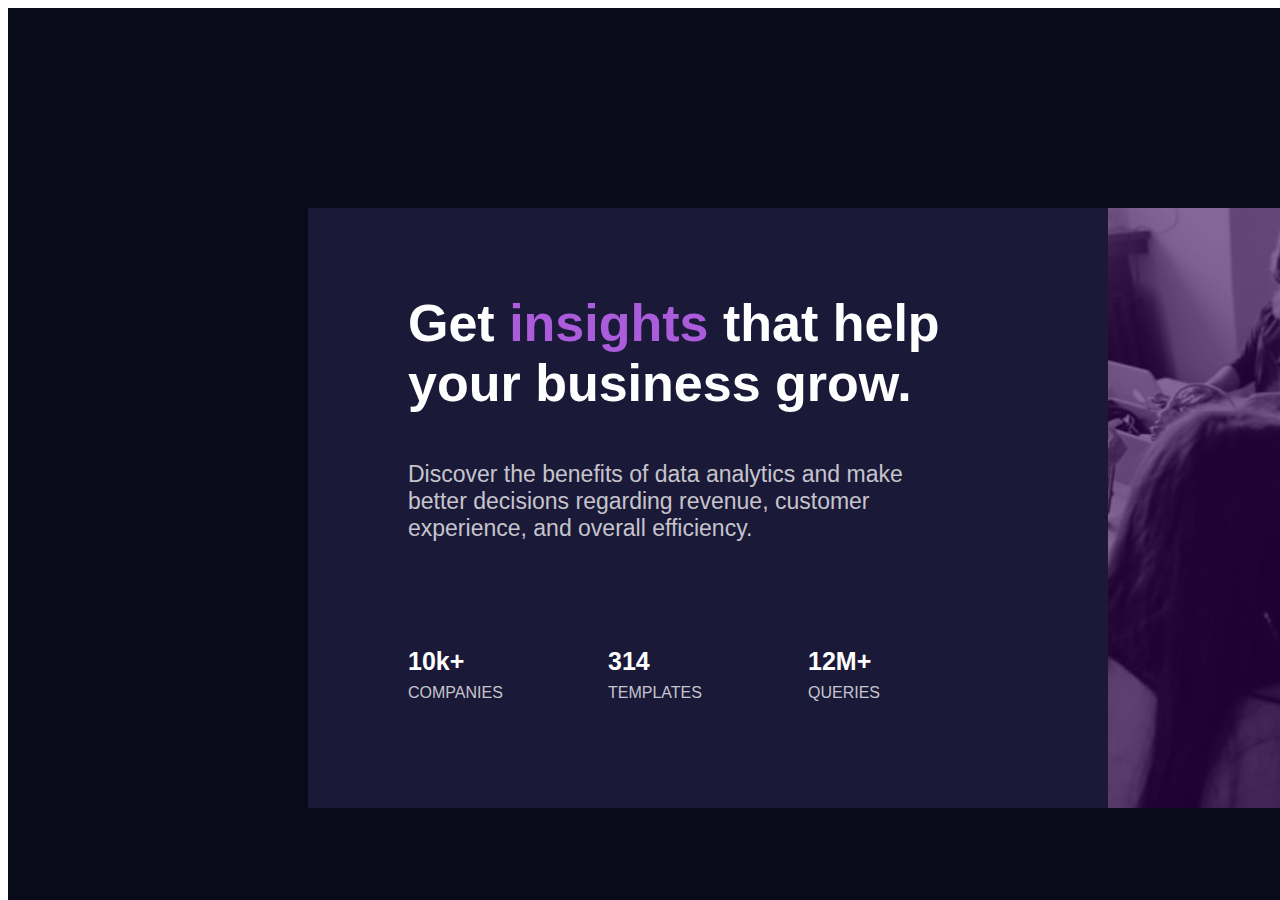
<file: FrontendMentor_02/index.html>
<!DOCTYPE html>
<html lang="en">
  <head>
    <meta charset="UTF-8" />
    <meta name="viewport" content="width=device-width, initial-scale=1.0" />
    <!-- displays site properly based on user's device -->
    <link rel="stylesheet" href="css_style.css" />
    <link
      rel="icon"
      type="image/png"
      sizes="32x32"
      href="./images/favicon-32x32.png"
    />

    <title>Extra_Homework_web_site</title>

    <!-- Feel free to remove these styles or customise in your own stylesheet 👍 -->
  </head>
  <body>
    <div class="container">
      <div class="block">
        <div class="block_img">
        <img
          src="./images/image-header-desktop.jpg"
          alt="image with a desk"
          class="img_header"
        />
        </div>
        <h1 class="main_heading">
          Get <span> insights </span> that help your business grow.
        </h1>

        <p class="main_paragraph">
          Discover the benefits of data analytics and make better decisions
          regarding revenue, customer experience, and overall efficiency.
        </p>

        <div class="grid-container">
          <div class="grid-item1">
            <p class="grid_paragraph">10k+</p>
            <p class="secondary_grid_paragraph">COMPANIES</p>
          </div>
          <div class="grid-item2">
            <p class="grid_paragraph">314</p>
            <p class="secondary_grid_paragraph">TEMPLATES</p>
          </div>
          <div class="grid-item3">
            <p class="grid_paragraph">12M+</p>
            <p class="secondary_grid_paragraph">QUERIES</p>
          </div>
        </div>

      </div>
    </div>    
  </body>
</html>
</file>
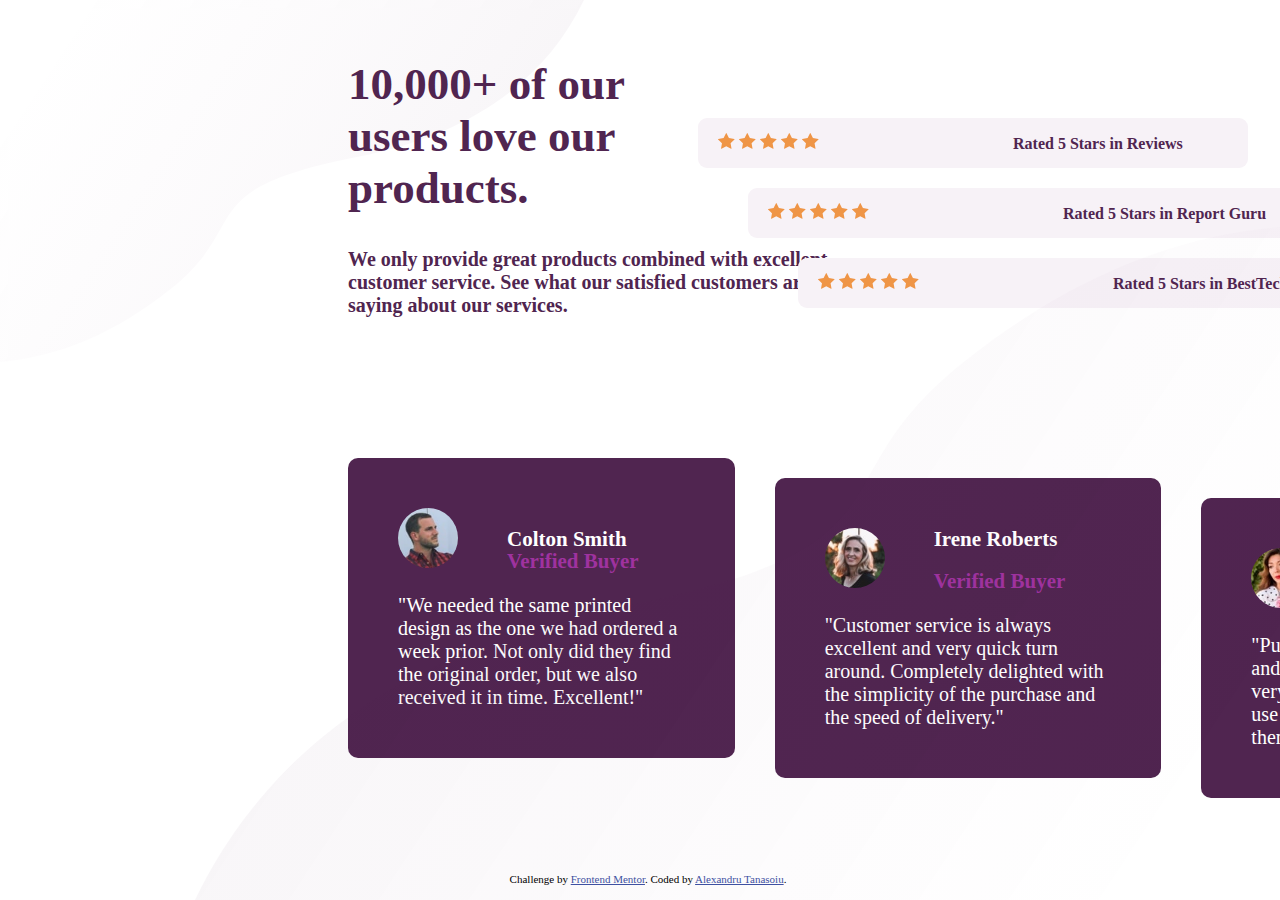
<file: FrontendMentor_03/index.html>
<!DOCTYPE html>
<html lang="en">

<head>
  <meta charset="UTF-8" />
  <meta name="viewport" content="width=device-width, initial-scale=1.0" />
  <!-- displays site properly based on user's device -->

  <link rel="icon" type="image/png" sizes="32x32" href="./images/favicon-32x32.png" />
  <link rel="stylesheet" href="css_style.css" />

  <title>Homework site 2 | Social proof section</title>

  <!-- Feel free to remove these styles or customise in your own stylesheet 👍 -->
</head>

<body style="font-family: 'League Spartan'">

  <div class="main_container">

    <svg style="position: fixed; top: 0px; left: 0px;" width="584" height="362" xmlns="http://www.w3.org/2000/svg">
      <defs>
        <linearGradient x1="100%" y1="69.212%" x2="9.399%" y2="32.183%" id="a">
          <stop stop-color="#8A4389" stop-opacity="0" offset="0%" />
          <stop stop-color="#512051" offset="100%" />
          <stop stop-color="#512051" offset="100%" />
          <stop stop-color="#512051" offset="100%" />
        </linearGradient>
      </defs>
      <path
        d="M0 362c40.022-82.8 115.736-135.154 227.141-157.064 167.108-32.864 103.85-66.012 185.949-131.796C467.823 29.284 524.793 4.904 584 0v362H0z"
        transform="rotate(180 292 181)" fill="url(#a)" fill-rule="evenodd" opacity=".05" />
    </svg>

    <div class="top_container">

      <div class="left_container">
        <h1 class="main_header">10,000+ of our users love our products.</h1>
        <p class="main_paragraph">
          We only provide great products combined with excellent customer service.
          See what our satisfied customers are saying about our services.
        </p>
      </div>

      <div class="right_container">
        <div class="right_div1">

          <svg class="star" width="17" height="16" xmlns="http://www.w3.org/2000/svg">
            <path
              d="M16.539 6.097a.297.297 0 00-.24-.202l-5.36-.779L8.542.26a.296.296 0 00-.53 0L5.613 5.117l-5.36.779a.297.297 0 00-.165.505l3.88 3.78-.917 5.34a.297.297 0 00.43.312l4.795-2.52 4.794 2.52a.296.296 0 00.43-.313l-.916-5.338L16.464 6.4c.08-.08.11-.197.075-.304z"
              fill="#EF9546" fill-rule="nonzero" />
          </svg>
          <svg class="star" width="17" height="16" xmlns="http://www.w3.org/2000/svg">
            <path
              d="M16.539 6.097a.297.297 0 00-.24-.202l-5.36-.779L8.542.26a.296.296 0 00-.53 0L5.613 5.117l-5.36.779a.297.297 0 00-.165.505l3.88 3.78-.917 5.34a.297.297 0 00.43.312l4.795-2.52 4.794 2.52a.296.296 0 00.43-.313l-.916-5.338L16.464 6.4c.08-.08.11-.197.075-.304z"
              fill="#EF9546" fill-rule="nonzero" />
          </svg>
          <svg class="star" width="17" height="16" xmlns="http://www.w3.org/2000/svg">
            <path
              d="M16.539 6.097a.297.297 0 00-.24-.202l-5.36-.779L8.542.26a.296.296 0 00-.53 0L5.613 5.117l-5.36.779a.297.297 0 00-.165.505l3.88 3.78-.917 5.34a.297.297 0 00.43.312l4.795-2.52 4.794 2.52a.296.296 0 00.43-.313l-.916-5.338L16.464 6.4c.08-.08.11-.197.075-.304z"
              fill="#EF9546" fill-rule="nonzero" />
          </svg>
          <svg class="star" width="17" height="16" xmlns="http://www.w3.org/2000/svg">
            <path
              d="M16.539 6.097a.297.297 0 00-.24-.202l-5.36-.779L8.542.26a.296.296 0 00-.53 0L5.613 5.117l-5.36.779a.297.297 0 00-.165.505l3.88 3.78-.917 5.34a.297.297 0 00.43.312l4.795-2.52 4.794 2.52a.296.296 0 00.43-.313l-.916-5.338L16.464 6.4c.08-.08.11-.197.075-.304z"
              fill="#EF9546" fill-rule="nonzero" />
          </svg>
          <svg class="star" width="17" height="16" xmlns="http://www.w3.org/2000/svg">
            <path
              d="M16.539 6.097a.297.297 0 00-.24-.202l-5.36-.779L8.542.26a.296.296 0 00-.53 0L5.613 5.117l-5.36.779a.297.297 0 00-.165.505l3.88 3.78-.917 5.34a.297.297 0 00.43.312l4.795-2.52 4.794 2.52a.296.296 0 00.43-.313l-.916-5.338L16.464 6.4c.08-.08.11-.197.075-.304z"
              fill="#EF9546" fill-rule="nonzero" />
          </svg>
          <p> Rated 5 Stars in Reviews</p>
        </div>

        <div class="right_div2">
          <svg class="star" width="17" height="16" xmlns="http://www.w3.org/2000/svg">
            <path
              d="M16.539 6.097a.297.297 0 00-.24-.202l-5.36-.779L8.542.26a.296.296 0 00-.53 0L5.613 5.117l-5.36.779a.297.297 0 00-.165.505l3.88 3.78-.917 5.34a.297.297 0 00.43.312l4.795-2.52 4.794 2.52a.296.296 0 00.43-.313l-.916-5.338L16.464 6.4c.08-.08.11-.197.075-.304z"
              fill="#EF9546" fill-rule="nonzero" />
          </svg>
          <svg class="star" width="17" height="16" xmlns="http://www.w3.org/2000/svg">
            <path
              d="M16.539 6.097a.297.297 0 00-.24-.202l-5.36-.779L8.542.26a.296.296 0 00-.53 0L5.613 5.117l-5.36.779a.297.297 0 00-.165.505l3.88 3.78-.917 5.34a.297.297 0 00.43.312l4.795-2.52 4.794 2.52a.296.296 0 00.43-.313l-.916-5.338L16.464 6.4c.08-.08.11-.197.075-.304z"
              fill="#EF9546" fill-rule="nonzero" />
          </svg>
          <svg class="star" width="17" height="16" xmlns="http://www.w3.org/2000/svg">
            <path
              d="M16.539 6.097a.297.297 0 00-.24-.202l-5.36-.779L8.542.26a.296.296 0 00-.53 0L5.613 5.117l-5.36.779a.297.297 0 00-.165.505l3.88 3.78-.917 5.34a.297.297 0 00.43.312l4.795-2.52 4.794 2.52a.296.296 0 00.43-.313l-.916-5.338L16.464 6.4c.08-.08.11-.197.075-.304z"
              fill="#EF9546" fill-rule="nonzero" />
          </svg>
          <svg class="star" width="17" height="16" xmlns="http://www.w3.org/2000/svg">
            <path
              d="M16.539 6.097a.297.297 0 00-.24-.202l-5.36-.779L8.542.26a.296.296 0 00-.53 0L5.613 5.117l-5.36.779a.297.297 0 00-.165.505l3.88 3.78-.917 5.34a.297.297 0 00.43.312l4.795-2.52 4.794 2.52a.296.296 0 00.43-.313l-.916-5.338L16.464 6.4c.08-.08.11-.197.075-.304z"
              fill="#EF9546" fill-rule="nonzero" />
          </svg>
          <svg class="star" width="17" height="16" xmlns="http://www.w3.org/2000/svg">
            <path
              d="M16.539 6.097a.297.297 0 00-.24-.202l-5.36-.779L8.542.26a.296.296 0 00-.53 0L5.613 5.117l-5.36.779a.297.297 0 00-.165.505l3.88 3.78-.917 5.34a.297.297 0 00.43.312l4.795-2.52 4.794 2.52a.296.296 0 00.43-.313l-.916-5.338L16.464 6.4c.08-.08.11-.197.075-.304z"
              fill="#EF9546" fill-rule="nonzero" />
          </svg>
          <p> Rated 5 Stars in Report Guru</p>
        </div>
        <div class="right_div3">
          <svg class="star" width="17" height="16" xmlns="http://www.w3.org/2000/svg">
            <path
              d="M16.539 6.097a.297.297 0 00-.24-.202l-5.36-.779L8.542.26a.296.296 0 00-.53 0L5.613 5.117l-5.36.779a.297.297 0 00-.165.505l3.88 3.78-.917 5.34a.297.297 0 00.43.312l4.795-2.52 4.794 2.52a.296.296 0 00.43-.313l-.916-5.338L16.464 6.4c.08-.08.11-.197.075-.304z"
              fill="#EF9546" fill-rule="nonzero" />
          </svg>
          <svg class="star" width="17" height="16" xmlns="http://www.w3.org/2000/svg">
            <path
              d="M16.539 6.097a.297.297 0 00-.24-.202l-5.36-.779L8.542.26a.296.296 0 00-.53 0L5.613 5.117l-5.36.779a.297.297 0 00-.165.505l3.88 3.78-.917 5.34a.297.297 0 00.43.312l4.795-2.52 4.794 2.52a.296.296 0 00.43-.313l-.916-5.338L16.464 6.4c.08-.08.11-.197.075-.304z"
              fill="#EF9546" fill-rule="nonzero" />
          </svg>
          <svg class="star" width="17" height="16" xmlns="http://www.w3.org/2000/svg">
            <path
              d="M16.539 6.097a.297.297 0 00-.24-.202l-5.36-.779L8.542.26a.296.296 0 00-.53 0L5.613 5.117l-5.36.779a.297.297 0 00-.165.505l3.88 3.78-.917 5.34a.297.297 0 00.43.312l4.795-2.52 4.794 2.52a.296.296 0 00.43-.313l-.916-5.338L16.464 6.4c.08-.08.11-.197.075-.304z"
              fill="#EF9546" fill-rule="nonzero" />
          </svg>
          <svg class="star" width="17" height="16" xmlns="http://www.w3.org/2000/svg">
            <path
              d="M16.539 6.097a.297.297 0 00-.24-.202l-5.36-.779L8.542.26a.296.296 0 00-.53 0L5.613 5.117l-5.36.779a.297.297 0 00-.165.505l3.88 3.78-.917 5.34a.297.297 0 00.43.312l4.795-2.52 4.794 2.52a.296.296 0 00.43-.313l-.916-5.338L16.464 6.4c.08-.08.11-.197.075-.304z"
              fill="#EF9546" fill-rule="nonzero" />
          </svg>
          <svg class="star" width="17" height="16" xmlns="http://www.w3.org/2000/svg">
            <path
              d="M16.539 6.097a.297.297 0 00-.24-.202l-5.36-.779L8.542.26a.296.296 0 00-.53 0L5.613 5.117l-5.36.779a.297.297 0 00-.165.505l3.88 3.78-.917 5.34a.297.297 0 00.43.312l4.795-2.52 4.794 2.52a.296.296 0 00.43-.313l-.916-5.338L16.464 6.4c.08-.08.11-.197.075-.304z"
              fill="#EF9546" fill-rule="nonzero" />
          </svg>
          <p> Rated 5 Stars in BestTech</p>
        </div>
      </div>

    </div>
    <div class="bottom_container">

      <div>
        <img src=" ./images/image-colton.jpg" alt="Colton picture" />
      <p class="header_profile">Colton Smith</p>
      <p class="subheader_profile">Verified Buyer</p>
      <p class="paragraph_profile">
        "We needed the same printed design as the one we had ordered a week
        prior. Not only did they find the original order, but we also received
        it in time. Excellent!"
      </p>
    </div>

    <div class="bottom_profile2">
      <img src="./images/image-irene.jpg" alt="Irene picture" />
      <p class="header_profile">Irene Roberts</p>
      <p class="subheader_profile">Verified Buyer</p>
      <p class="paragraph_profile">
        "Customer service is always excellent and very quick turn around.
        Completely delighted with the simplicity of the purchase and the speed
        of delivery."
      </p>
    </div>

    <div class="bottom_profile3">
      <img src="./images/image-anne.jpg" alt="Anne picture" />
      <p class="header_profile">Anne Wallace</p>
      <p class="subheader_profile">Verified Buyer</p>
      <p class="paragraph_profile">
        "Put an order with this company and can only praise them for the very
        high standard. Will definitely use them again and recommend them to
        everyone!"
      </p>
    </div>
  </div>


  <div class="attribution">
    Challenge by
    <a href="https://www.frontendmentor.io?ref=challenge" target="_blank">Frontend Mentor</a>. Coded by <a
      href="#">Alexandru Tanasoiu</a>.
  </div>

  <svg style="position: fixed; bottom: 0px; right: 0px" width="1085" height="673" xmlns="http://www.w3.org/2000/svg">
    <defs>
      <linearGradient x1="100%" y1="69.237%" x2="9.399%" y2="32.159%" id="a">
        <stop stop-color="#8A4389" stop-opacity="0" offset="0%" />
        <stop stop-color="#512051" offset="100%" />
        <stop stop-color="#512051" offset="100%" />
        <stop stop-color="#512051" offset="100%" />
      </linearGradient>
    </defs>
    <path
      d="M355 800c74.356-153.934 215.022-251.268 422-292 310.466-61.099 192.94-122.724 345.47-245.025C1224.157 181.442 1330 136.116 1440 127v673H355z"
      transform="translate(-355 -127)" fill="url(#a)" fill-rule="evenodd" opacity=".05" />
  </svg>


  </div>
 
</body>

</html>
</file>
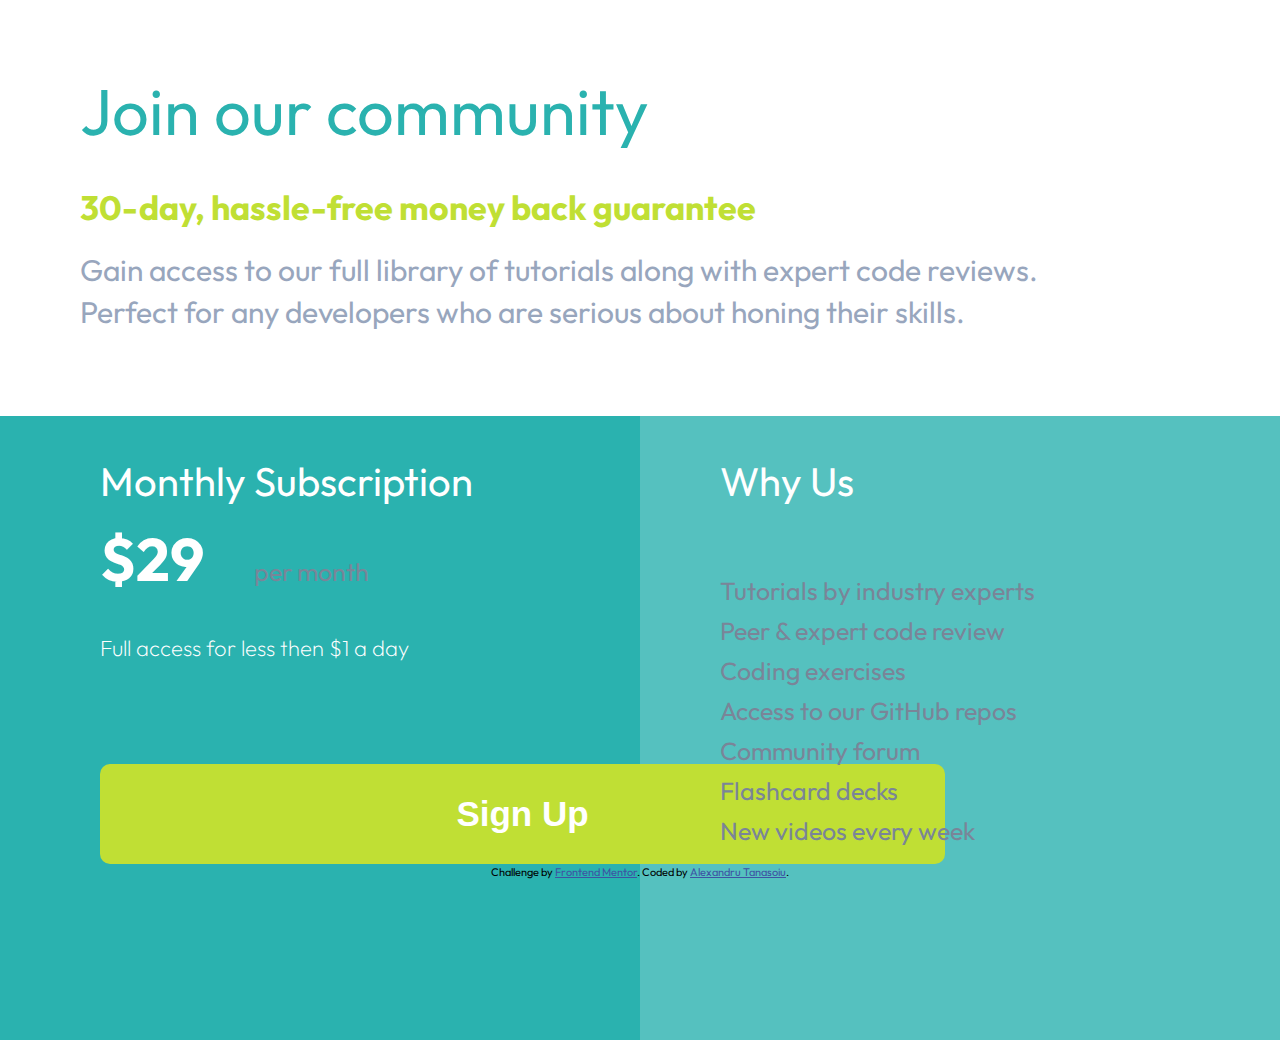
<file: FrontendMentor_04/index.html>
<!DOCTYPE html>
<html lang="en">

<head>
  <meta charset="UTF-8">
  <meta name="viewport" content="width=device-width, initial-scale=1.0">
  <!-- displays site properly based on user's device -->

  <link rel="icon" type="image/png" sizes="32x32" href="./images/favicon-32x32.png">
  <link rel="stylesheet" href="./style.css">
  <link rel="preconnect" href="https://fonts.googleapis.com">
  <link rel="preconnect" href="https://fonts.gstatic.com" crossorigin>
  <link href="https://fonts.googleapis.com/css2?family=Karla:ital,wght@0,400;0,700;1,400&family=Outfit&display=swap"
    rel="stylesheet">
  <link rel="preconnect" href="https://fonts.googleapis.com">
  <link rel="preconnect" href="https://fonts.gstatic.com" crossorigin>
  <link href="https://fonts.googleapis.com/css2?family=Karla:ital,wght@0,700;1,400&family=Outfit&display=swap"
    rel="stylesheet">
  <title>Project Frontend Mentor </title>

</head>

<body>
  <div class="main">
    <div class="top_section">
      <h1 class="top_title">Join our community</h1>
      <h3 class="top_subtitle">30-day, hassle-free money back guarantee </h2>
        <p>Gain access to our full library of tutorials along with expert code reviews.
          Perfect for any developers who are serious about honing their skills.
        </p>
    </div>
    <div class="bot_section">
      <div class="left_bot">
        <h3 class="left_bot_title">Monthly Subscription</h3>
        <p><span class="price">$29</span><span class="period">per month</span></p>
        <p> Full access for less then $1 a day</p>
        <button>Sign Up</button>

      </div>
      <div class="right_bot">
        <h3 class="right_bot_title">Why Us</h3>        
        <ul>
          <li>Tutorials by industry experts</li>
          <li>Peer & expert code review</li>
          <li>Coding exercises</li>
          <li> Access to our GitHub repos</li>
          <li> Community forum</li>
          <li>Flashcard decks</li>
          <li>New videos every week</li>
        </ul>

      </div>
      <footer>
        <p class="attribution">
          Challenge by <a href="https://www.frontendmentor.io?ref=challenge" target="_blank">Frontend Mentor</a>.
          Coded by <a href="#">Alexandru Tanasoiu</a>.
        </p>
      </footer>
    </div>
  </div> 

</body>

</html>
</file>
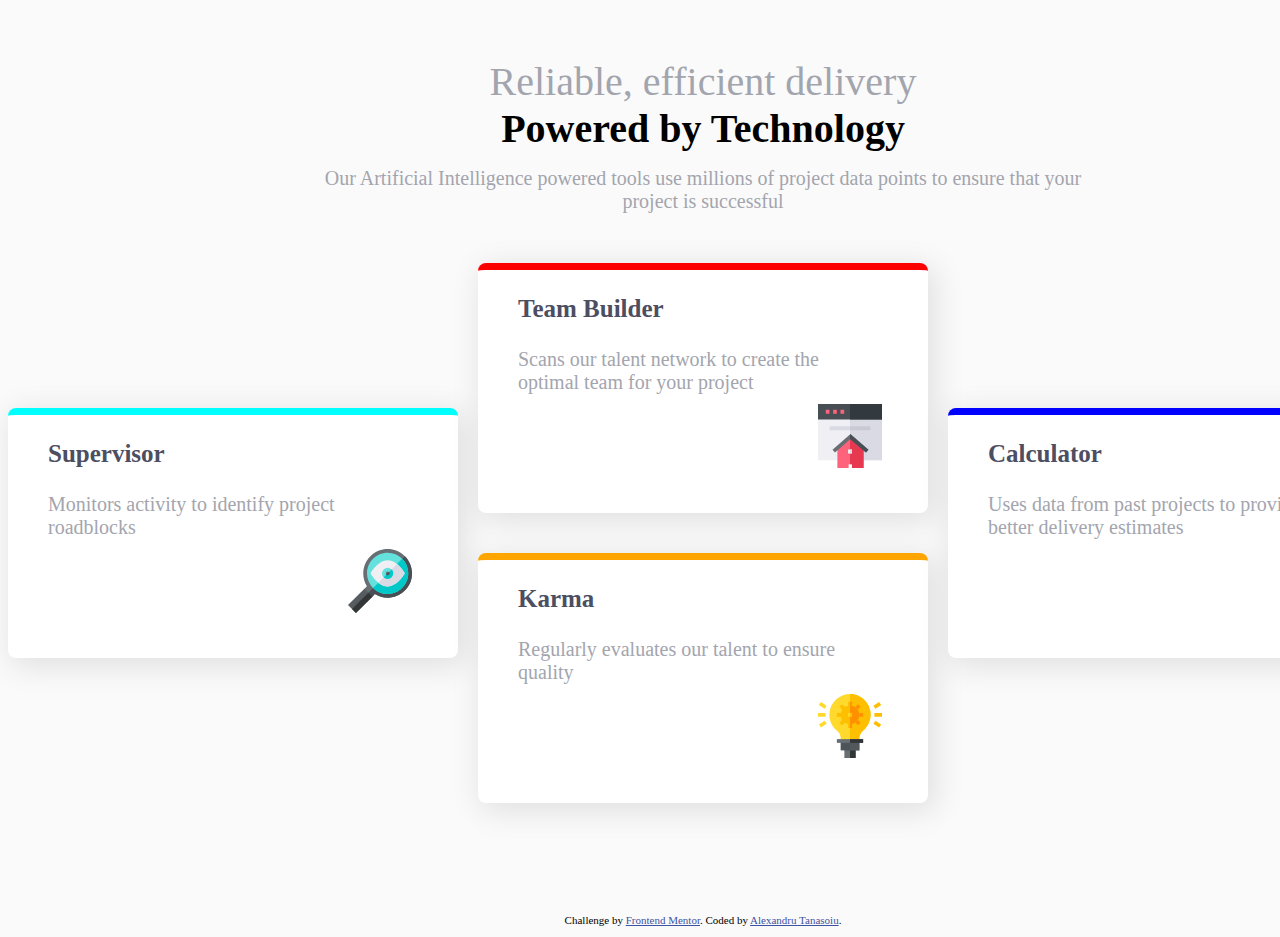
<file: FrontendMentor_05/index.html>
<!DOCTYPE html>
<html lang="en">

<head>
  <meta charset="UTF-8">
  <meta name="viewport" content="width=device-width, initial-scale=1.0">
  <!-- displays site properly based on user's device -->

  <link rel="icon" type="image/png" sizes="32x32" href="./images/favicon-32x32.png">
  <link rel="stylesheet" href="./style.css">
  <title>Project Frontend Mentor</title>

  <!-- Feel free to remove these styles or customise in your own stylesheet 👍 -->

</head>

<body>

  <header>
    <h1 class="header_one"> Reliable, efficient delivery</h1>
    <h1 class="header_two">Powered by Technology</h1>
    <p class="subtitle"> Our Artificial Intelligence powered tools use millions of project data points
      to ensure that your project is successful
    </p>
  </header>
  <section>
    <div class="left_div">
      <h3 class="left_title">Supervisor</h3>
      <p class="left_para">Monitors activity to identify project roadblocks</p>
      <svg xmlns="http://www.w3.org/2000/svg" width="64" height="64">
        <g fill="none">
          <path fill="#676E74"
            d="M56.842 7.158c-9.526-9.563-24.902-9.525-34.428 0-8.025 8.026-9.45 20.44-3.525 30.003l-2.513 2.55-1.356 6.144 4.214 4.214 5.093-2.408 2.512-2.55a24.254 24.254 0 0030.003-3.525c9.563-9.526 9.525-24.902 0-34.428z" />
          <path fill="#474F54"
            d="M24.327 47.661l2.512-2.55a24.254 24.254 0 0030.003-3.525c9.563-9.526 9.525-24.902 0-34.428l-40.26 40.26 2.652 2.651 5.093-2.408z" />
          <path fill="#64E1DC"
            d="M54.213 9.787a20.56 20.56 0 00-14.585-6.041C28.236 3.746 19 12.98 19 24.372a20.564 20.564 0 006.041 14.586 20.564 20.564 0 0014.586 6.04c11.392 0 20.626-9.234 20.626-20.626a20.56 20.56 0 00-6.041-14.585z" />
          <path fill="#00C8C8"
            d="M60.254 24.372a20.56 20.56 0 00-6.041-14.585l-29.17 29.17A20.564 20.564 0 0039.627 45c11.392 0 20.626-9.235 20.626-20.627z" />
          <path fill="#EFEFF4"
            d="M56.239 23.41c-.184-.307-2.98-4.914-7.281-8.368-2.63-2.113-5.822-3.796-9.33-3.796-9.242 0-16.314 11.669-16.61 12.165l-.576.961.575.961c.184.309 2.98 4.916 7.28 8.37 2.631 2.112 5.823 3.795 9.33 3.795 9.243 0 16.315-11.668 16.612-12.165l.574-.96-.574-.962z" />
          <path fill="#DADAE5"
            d="M56.239 25.333l.574-.96-.574-.962c-.184-.308-2.98-4.915-7.281-8.369l-18.66 18.66c2.63 2.113 5.822 3.796 9.33 3.796 9.242 0 16.314-11.668 16.61-12.165z" />
          <path fill="#64E1DC"
            d="M43.604 20.396a5.607 5.607 0 00-3.976-1.65 5.632 5.632 0 00-5.626 5.626c0 1.551.631 2.958 1.65 3.976a5.609 5.609 0 003.976 1.65 5.632 5.632 0 005.625-5.626c0-1.55-.63-2.957-1.649-3.976z" />
          <path fill="#00C8C8"
            d="M45.253 24.372c0-1.55-.63-2.957-1.649-3.976l-7.952 7.952a5.608 5.608 0 003.976 1.65 5.632 5.632 0 005.625-5.626z" />
          <path fill="#676E74" d="M40.954 23.046a1.876 1.876 0 10-1.326 3.2 1.876 1.876 0 001.326-3.2z" />
          <path fill="#474F54" d="M41.503 24.372c0-.517-.21-.986-.55-1.326l-2.65 2.652a1.876 1.876 0 003.2-1.326z" />
          <path fill="#575C60" d="M20.333 43.667l-3.957-3.957L0 56.049l3.975 3.976L7.951 64l16.376-16.339z" />
          <path fill="#333637" d="M24.327 47.661l-3.994-3.994L3.975 60.025 7.951 64z" />
        </g>
      </svg>
    </div>
    <div class="center_div">
      <div class="up_div">
        <h3 class="up_title">Team Builder</h3>
        <p class="up_para">Scans our talent network to create the optimal team for your project</p>
        <svg xmlns="http://www.w3.org/2000/svg" width="64" height="64">
          <g fill="none">
            <path fill="#EFEFF4" d="M64 14.454v41.788H0V14.454l3.75-3.787h56.5z" />
            <path fill="#DADAE5" d="M64 14.454v41.788H32V10.667h28.25z" />
            <path fill="#474F54" d="M0 0h64v15.515H0z" />
            <path fill="#32393F" d="M32 0h32v15.515H32z" />
            <g fill="#FF637B">
              <path
                d="M7.758 5.818h3.685v3.879H7.758zM15.128 5.818h3.685v3.879h-3.685zM22.497 5.818h3.685v3.879h-3.685z" />
            </g>
            <path fill="#FF637B" d="M45.576 42.245V64H34.355v-3.71h-3.74V64H19.394V42.245l11.37-9.275h3.105z" />
            <path fill="#DADAE5" d="M11.636 22.303h41.697v3.879H11.636z" />
            <path fill="#C9C9D3" d="M32 22.303h20.364v3.879H32z" />
            <path fill="#E63950" d="M45.576 42.245V64H33.939v-3.71H32V32.97h1.435z" />
            <path fill="#EFEFF4" d="M30.061 45.576h3.878v3.879h-3.878z" />
            <path fill="#DADAE5" d="M32 45.576h1.939v3.879H32z" />
            <path fill="#676E74"
              d="M50.424 45.779l-2.452 2.706-15.487-13.526-15.488 13.526-2.452-2.706 17.94-15.718z" />
            <path fill="#474F54" d="M32 30.061l18.424 15.718-2.518 2.706L32 34.959z" />
          </g>
        </svg>
      </div>
      <div class="down_div">
        <h3 class="down_title">Karma</h3>
        <p class="down_para">Regularly evaluates our talent to ensure quality</p>
        <svg xmlns="http://www.w3.org/2000/svg" width="64" height="64">
          <g fill="none">
            <path fill="#676E74" d="M26.375 52.625h11.25V64h-11.25z" />
            <path fill="#333637" d="M32 52.625h5.625V64H32z" />
            <path fill="#4C545A" d="M22.625 47h18.75v9.375h-18.75z" />
            <path fill="#52585C" d="M32 47h9.375v9.375H32z" />
            <path fill="#FFDA2D"
              d="M45.012 36.725c-2.325 1.913-3.637 4.612-3.637 7.425V47h-18.75v-2.85c0-2.85-1.238-5.512-3.3-7.125-5.062-3.938-7.95-9.862-7.95-16.275a20.585 20.585 0 017.613-16.013C22.7 1.737 27.238 0 32 0c1.462 0 2.962.15 4.425.45 8.1 1.688 14.475 8.45 15.9 16.663 1.275 7.5-1.425 14.85-7.313 19.612z" />
            <path fill="#FDBF00"
              d="M45.012 36.725c-2.325 1.913-3.637 4.612-3.637 7.425V47H32V0c1.462 0 2.962.15 4.425.45 8.1 1.688 14.475 8.45 15.9 16.663 1.275 7.5-1.425 14.85-7.313 19.612z" />
            <path fill="#676E74" d="M18.875 45.125h26.25v3.75h-26.25z" />
            <path fill="#FF9100" d="M39.956 10.143l2.651 2.651-3.979 3.978-2.651-2.651z" />
            <path fill="#FDBF00"
              d="M25.372 24.727l2.651 2.651-3.979 3.979-2.651-2.651zM30.125 28.25h3.75v5.625h-3.75z" />
            <path fill="#FF9100" d="M38.628 24.727l3.979 3.979-2.651 2.651-3.979-3.979zM39.5 18.875h5.625v3.75H39.5z" />
            <path fill="#FDBF00"
              d="M24.044 10.143l3.979 3.979-2.651 2.65-3.979-3.978zM18.875 18.875H24.5v3.75h-5.625zM30.125 7.625h3.75v5.625h-3.75z" />
            <g fill="#FFDA2D">
              <path
                d="M0 18.875h7.625v3.75H0zM6.585 14.81l-5.75-3.75 2.08-3.12 5.75 3.75zM2.915 33.56l-2.08-3.12 5.75-3.75 2.08 3.12z" />
            </g>
            <path fill="#FDBF00"
              d="M56.375 18.875H64v3.75h-7.625zM61.085 33.56l-5.75-3.75 2.08-3.12 5.75 3.75zM57.415 14.81l-2.08-3.12 5.75-3.75 2.08 3.12z" />
            <path fill="#FF9100" d="M32 7.625h1.875v5.625H32zM32 28.25h1.875v5.625H32z" />
            <path fill="#333637" d="M32 45.125h13.125v3.75H32z" />
            <path fill="#FDBF00"
              d="M32 11.375c-5.175 0-9.375 4.2-9.375 9.375s4.2 9.375 9.375 9.375 9.375-4.2 9.375-9.375-4.2-9.375-9.375-9.375z" />
            <path fill="#FF9100" d="M32 30.125v-18.75c5.175 0 9.375 4.2 9.375 9.375s-4.2 9.375-9.375 9.375z" />
            <path fill="#FFDA2D" d="M30.125 18.875h3.75v3.75h-3.75z" />
            <path fill="#FDBF00" d="M32 18.875h1.875v3.75H32z" />
          </g>
        </svg>
      </div>
    </div>
    <div class="right_div">
      <h3 class="right_title">Calculator</h3>
      <p class="right_para">Uses data from past projects to provide better delivery estimates</p>
      <svg xmlns="http://www.w3.org/2000/svg" width="64" height="64">
        <g fill="none">
          <path fill="#474F54" d="M64 0v41.25l-3.75 3.875H3.75L0 41.25V0z" />
          <path fill="#32393F" d="M64 0v41.25l-3.75 3.875H32V0z" />
          <path fill="#DADAE5" d="M22.625 50.875h18.75v11.25h-18.75z" />
          <path fill="#C9C9D3" d="M32 50.875h9.375v11.25H32z" />
          <path fill="#EFEFF4" d="M0 41.25h64v11.5H0z" />
          <path fill="#DADAE5" d="M32 41.25h32v11.5H32z" />
          <path fill="#EFEFF4" d="M15.125 60.25h33.75V64h-33.75z" />
          <path fill="#DADAE5" d="M32 60.25h16.875V64H32z" />
          <path fill="#549EF2"
            d="M20.75 7.5c-7.236 0-13.125 5.889-13.125 13.125S13.514 33.75 20.75 33.75s13.125-5.889 13.125-13.125S27.986 7.5 20.75 7.5zm0 18.75a5.631 5.631 0 01-5.625-5.625A5.631 5.631 0 0120.75 15a5.631 5.631 0 015.625 5.625 5.631 5.631 0 01-5.625 5.625z" />
          <g fill="#377FD2">
            <path
              d="M45.125 7.5H56.5v3.75H45.125zM37.625 7.5h3.75v3.75h-3.75zM45.125 22.5H56.5v3.75H45.125zM37.625 22.5h3.75v3.75h-3.75zM37.625 15H56.5v3.75H37.625zM37.625 30H56.5v3.75H37.625z" />
          </g>
        </g>
      </svg>
    </div>

  </section>

  <footer>
    <p class="footer_para">
      Challenge by <a href="https://www.frontendmentor.io?ref=challenge" target="_blank">Frontend Mentor</a>.
      Coded by <a href="#">Alexandru Tanasoiu</a>.
    </p>
  </footer>
  <!--   
  Reliable, efficient delivery
  Powered by Technology

  Our Artificial Intelligence powered tools use millions of project data points 
  to ensure that your project is successful

  Supervisor
  Monitors activity to identify project roadblocks

  Team Builder
  Scans our talent network to create the optimal team for your project

  Karma
  Regularly evaluates our talent to ensure quality

  Calculator
  Uses data from past projects to provide better delivery estimates -->


</body>

</html>
</file>
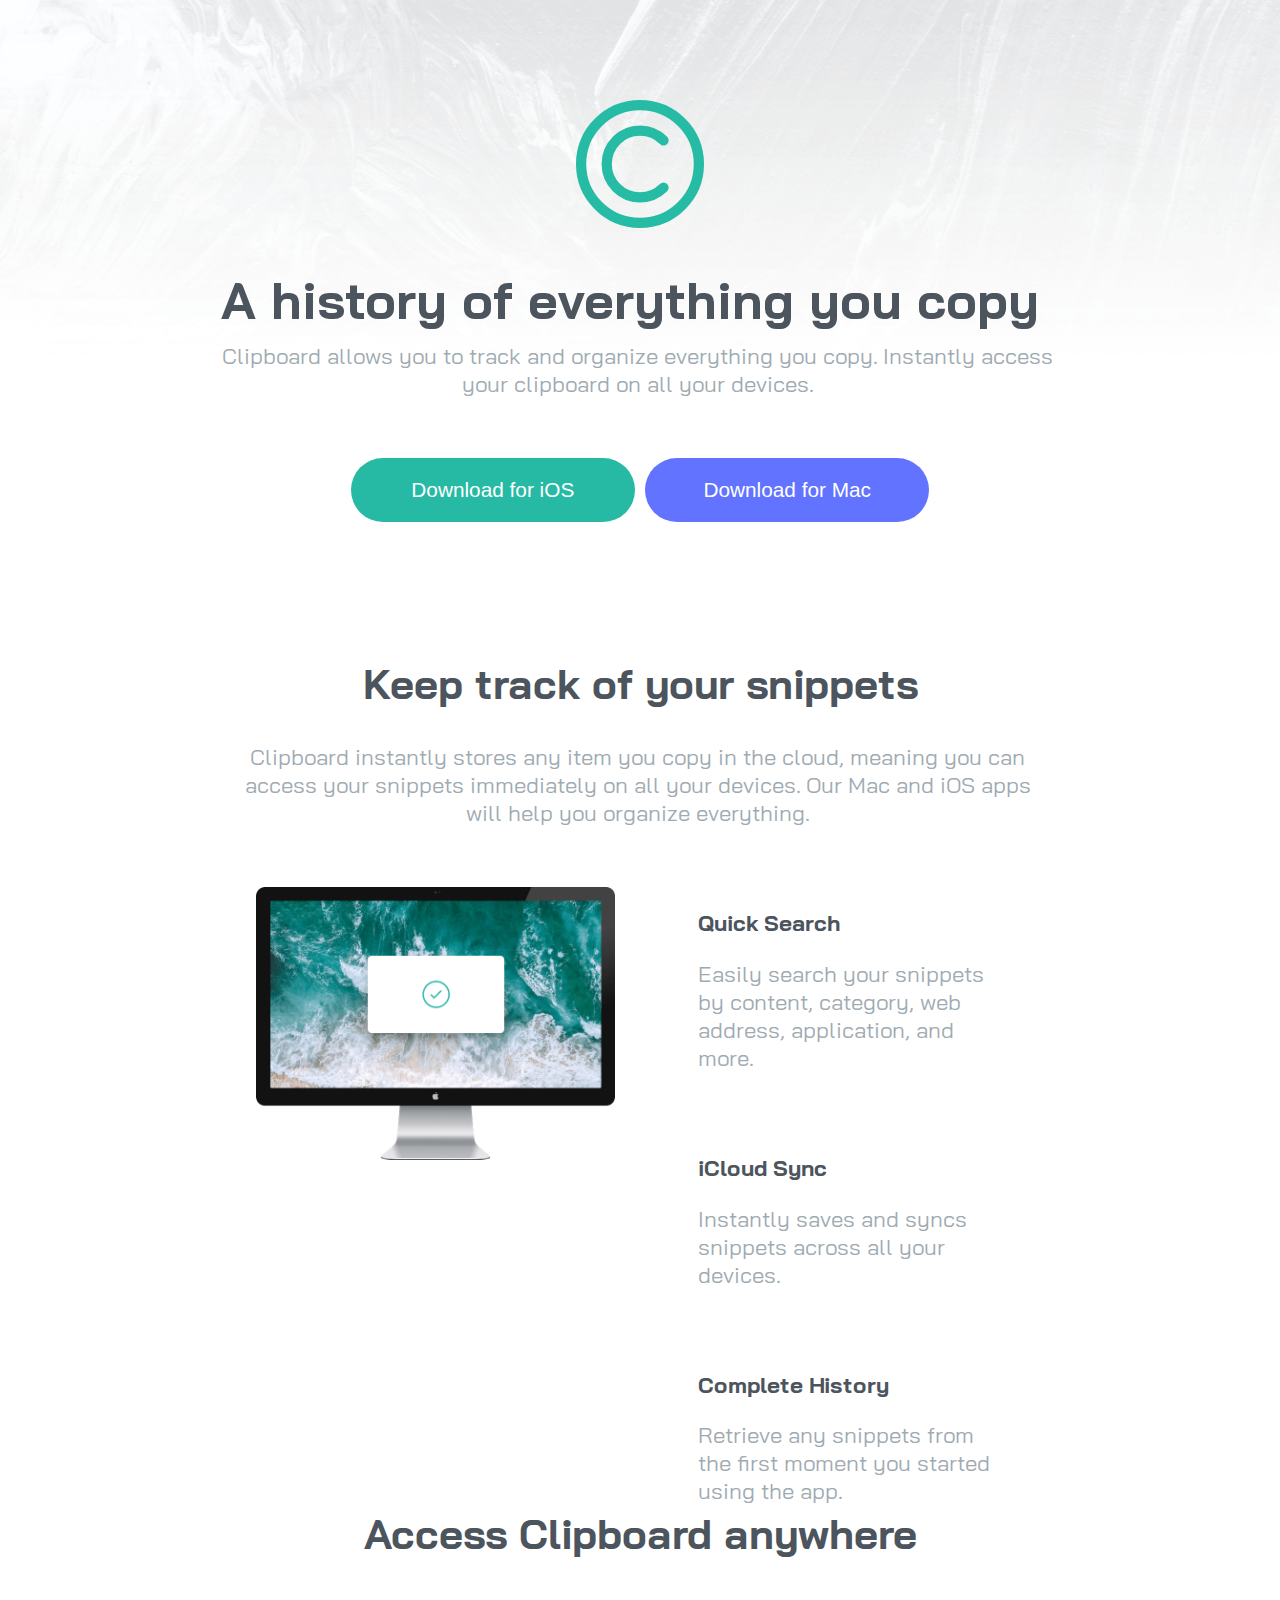
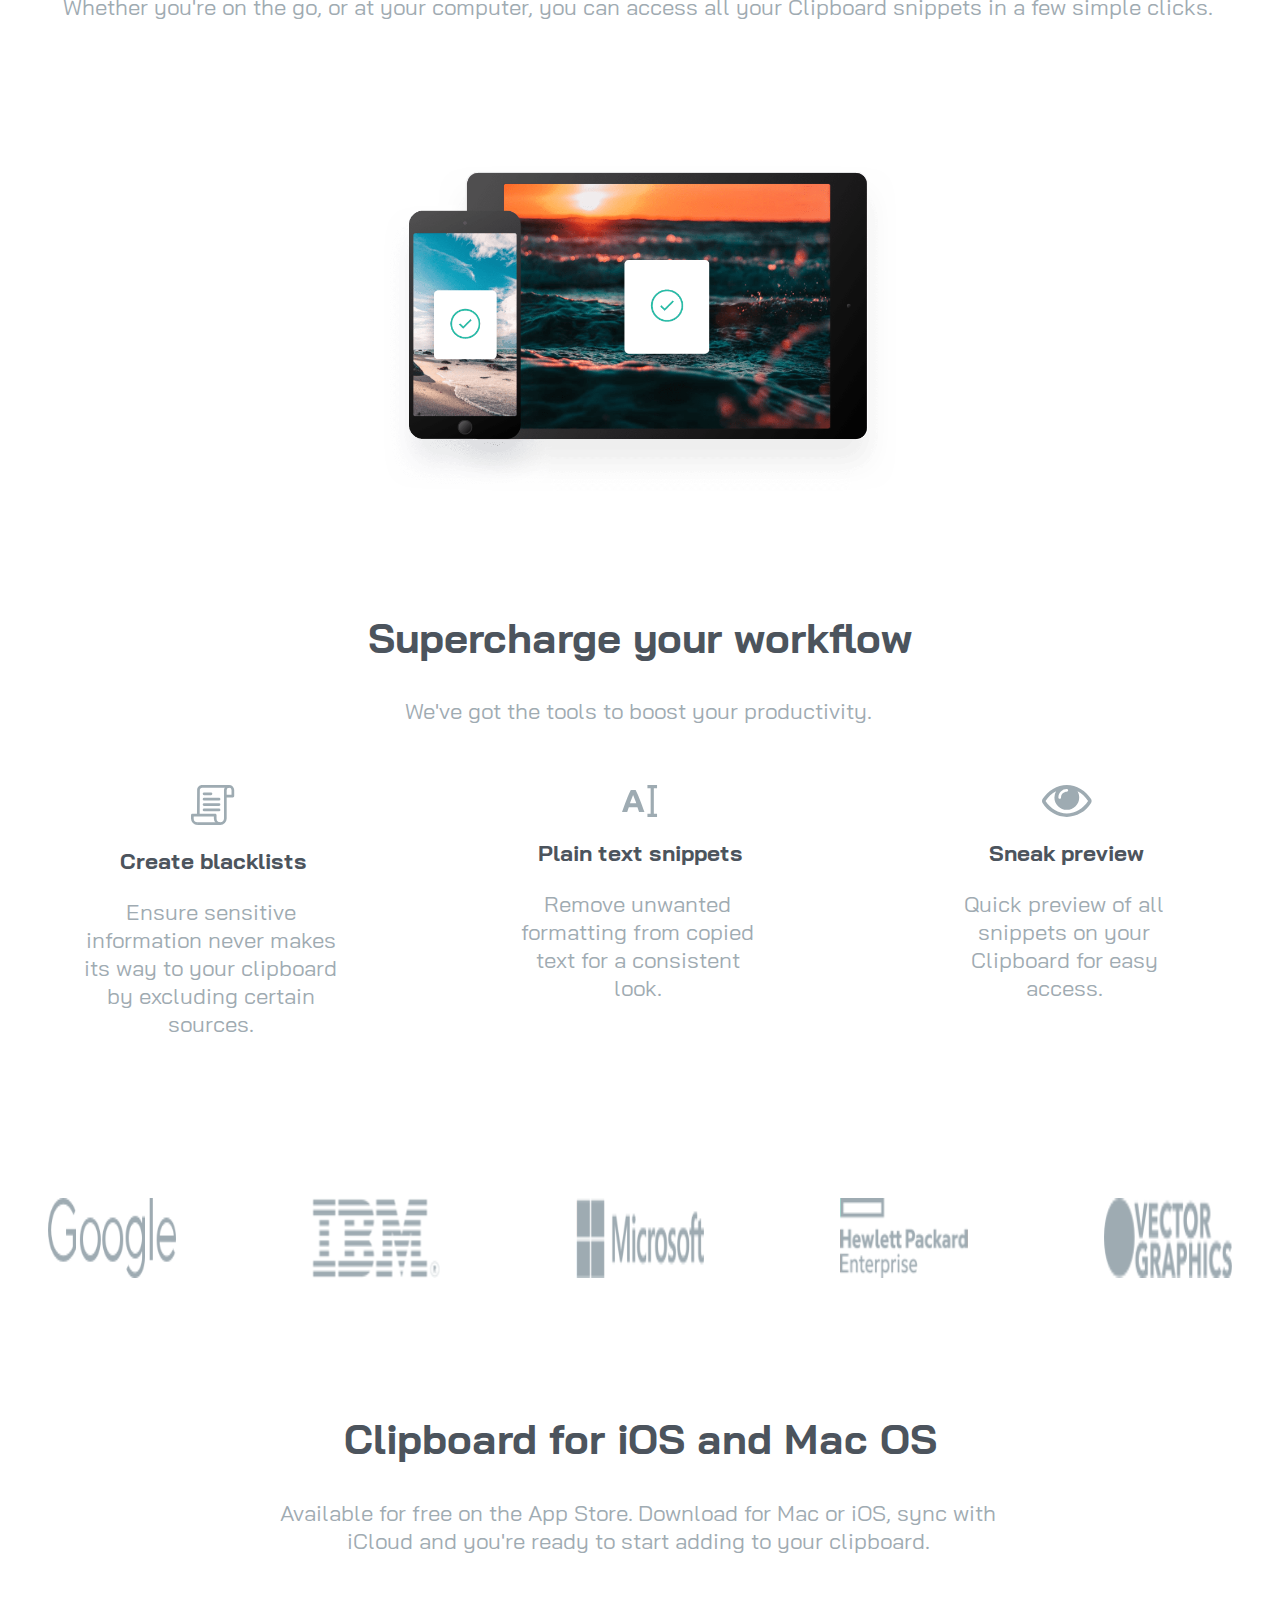
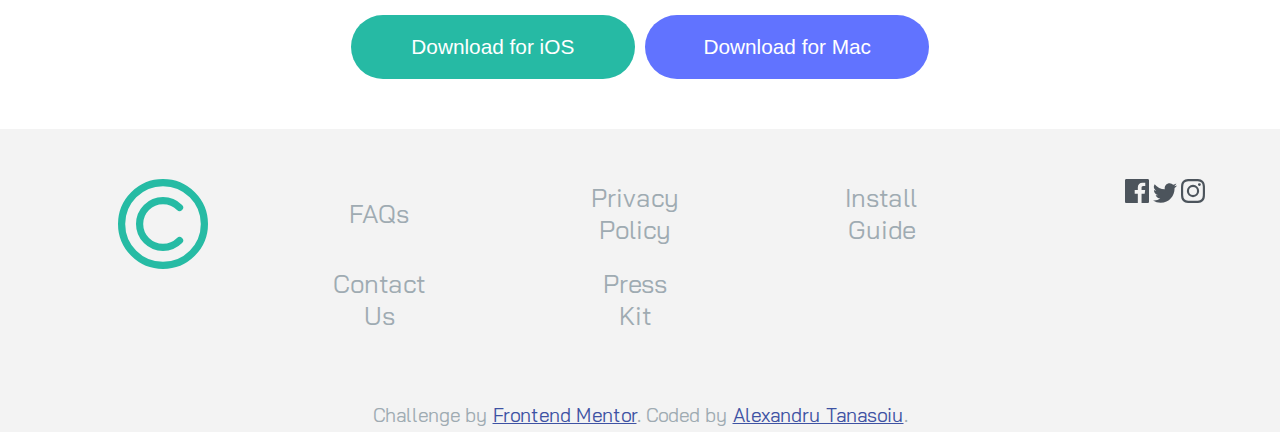
<file: FrontendMentor_06/index.html>
<!DOCTYPE html>
<html lang="en">

<head>
  <meta charset="UTF-8">
  <meta name="viewport" content="width=device-width, initial-scale=1.0">
  <!-- displays site properly based on user's device -->
  <link rel="preconnect" href="https://fonts.googleapis.com">
  <link rel="preconnect" href="https://fonts.gstatic.com" crossorigin>
  <link href="https://fonts.googleapis.com/css2?family=Bai+Jamjuree:wght@400;600&family=Open+Sans&display=swap"
    rel="stylesheet">
  <link rel="icon" type="image/png" sizes="32x32" href="./images/favicon-32x32.png">
  <link rel="stylesheet" href="./style.css">

  <title>Frontend Mentor | Project</title>

</head>

<body>
  <header>
    <img src="./images/logo.svg" alt="">
    <h1> A history of everything you copy</h1>
    <p>Clipboard allows you to track and organize everything you
      copy. Instantly access your clipboard on all your devices.</p>

    <div class="div_button">
      <button>Download for iOS</button>
      <button>Download for Mac</button>
    </div>

  </header>
  <main>
    <h2> Keep track of your snippets</h2>
    <p> Clipboard instantly stores any item you copy in the cloud,
      meaning you can access your snippets immediately on all your
      devices. Our Mac and iOS apps will help you organize everything.</p>
    <div class="middle_section">
      <div class="middle_left_div"></div>
      <div class="middle_right_div">
        <div>
          <h3> Quick Search</h3>
          <p>Easily search your snippets by content, category, web address, application, and more.
          </p>
        </div>
        <div>
          <h3> iCloud Sync</h3>
          <p>Instantly saves and syncs snippets across all your devices.
          </p>
        </div>
        <div>
          <h3> Complete History</h3>
          <p>Retrieve any snippets from the first moment you started using the app.
          </p>
        </div>
      </div>
    </div>
    <h2> Access Clipboard anywhere </h2>
    <p> Whether you're on the go, or at your computer, you can access all your Clipboard
      snippets in a few simple clicks.
    </p>
    <div class="bottom_img"></div>
    <h2>Supercharge your workflow</h2>
    <p>We've got the tools to boost your productivity.</p>

    <div class="bottom_div">
      <div class="bot_sub_div">
        <div>
          <img src="./images/icon-blacklist.svg" alt="text_icon">
          <h3>Create blacklists</h3>
          <p>Ensure sensitive information never makes its way to your clipboard by excluding certain sources.
          </p>
        </div>
        <div>
          <img src="./images/icon-text.svg" alt="text_icon">
          <h3> Plain text snippets</h3>
          <p> Remove unwanted formatting from copied text for a consistent look.
          </p>
        </div>
        <div>
          <img src="./images/icon-preview.svg" alt="text_icon">
          <h3>Sneak preview </h3>
          <p>Quick preview of all snippets on your Clipboard for easy access.
          </p>
        </div>
      </div>
      <div class="bot_logo_div">
        <img src="./images/logo-google.png" alt="google_image">
        <img src="./images/logo-ibm.png" alt="IBM_image">
        <img src="./images/logo-microsoft.png" alt="microsoft_image">
        <img src="./images/logo-hp.png" alt="hp_image">
        <img src="./images/logo-vector-graphics.png" alt="vector_image">
      </div>

      <h2> Clipboard for iOS and Mac OS</h2>
      <p> Available for free on the App Store. Download for Mac or iOS, sync with iCloud
        and you're ready to start adding to your clipboard.</p>

      <div class="div_button">
        <button>Download for iOS</button>
        <button>Download for Mac</button>
      </div>

    </div>
  </main>

  <footer>
    <div class="footer_div">
      <div class="footer_logo"></div>
      <table>
        <tr>
          <td>FAQs</td>
          <td>Privacy Policy</td>
          <td>Install Guide</td>
        </tr>
        <tr>
          <td>Contact Us</td>
          <td> Press Kit</td>
        </tr>

      </table>
      <div>
        <img src="./images/icon-facebook.svg" alt="fb_icon">
        <img src="./images/icon-twitter.svg" alt="twiter_icon">
        <img src="./images/icon-instagram.svg" alt="insta_icon">

      </div>
    </div>
    <p class="attribution">
      Challenge by <a href="https://www.frontendmentor.io?ref=challenge" target="_blank">Frontend Mentor</a>.
      Coded by <a href="#">Alexandru Tanasoiu</a>.
    </p>
  </footer>
</body>

</html>
</file>
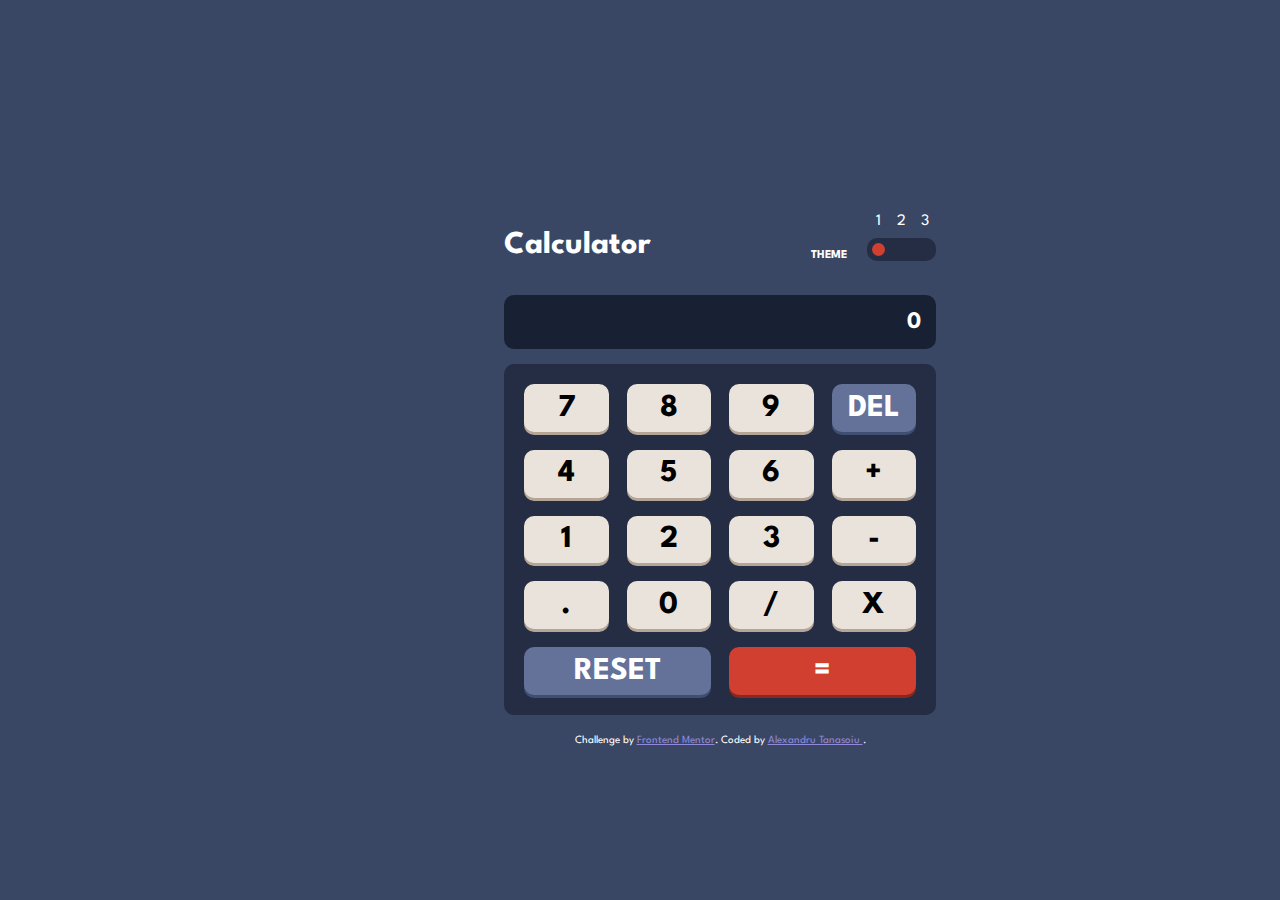
<file: FrontendMentor_08/index.html>
<!DOCTYPE html>
<html lang="en">

<head>
  <meta charset="UTF-8">
  <meta name="viewport" content="width=device-width, initial-scale=1.0">
  <!-- displays site properly based on user's device -->
  <link rel="preconnect" href="https://fonts.googleapis.com">
  <link rel="preconnect" href="https://fonts.gstatic.com" crossorigin>
  <link href="https://fonts.googleapis.com/css2?family=League+Spartan:wght@700&display=swap" rel="stylesheet">
  <link rel="icon" type="image/png" sizes="32x32" href="./images/favicon-32x32.png">
  <link rel="stylesheet" href="./style/main_style.css">
  <title>Project Frontend Mentor | Calculator app</title>

</head>

<body>
  <main class="main_container">
    <nav>
      <h1>Calculator</h1>
      <div>
        <h2>THEME</h2>
        <div class="nav_theme_switch">
          <label for="theme1">1</label>
          <label for="theme2">2</label>
          <label for="theme3">3</label>
          <div class="nav_states">
            <input class="in_theme1" type="radio" name="switch" id="theme1" checked>
            <input class="in_theme2" type="radio" name="switch" id="theme2">
            <input class="in_theme3" type="radio" name="switch" id="theme3">
            <span class="bullet"></span>
          </div>
        </div>
    </nav>

    <section class="main_calc_container">
      <section class="main_display">
        <h1 id="display">0</h1>
      </section>
      <section class="main_keyboard">
        <button class="key_btn " value="7" id="key_7" target="test">7</button>
        <button class="key_btn " value="8" id="key_8">8</button>
        <button class="key_btn " value="9" id="key_9">9</button>
        <button class="key_btn format_btn_del " value="del" id="key_del">DEL</button>
        <button class="key_btn " value="4" id="key_4">4</button>
        <button class="key_btn " value="5" id="key_5">5</button>
        <button class="key_btn " value="6" id="key_6">6</button>
        <button class="key_btn " value="plus" id="key_plus">+</button>
        <button class="key_btn " value="1" id="key_1">1</button>
        <button class="key_btn " value="2" id="key_2">2</button>
        <button class="key_btn " value="3" id="key_3">3</button>
        <button class="key_btn " value="minus" id="key_minus">-</button>
        <button class="key_btn " value="point" id="key_point">.</button>
        <button class="key_btn " value="0" id="key_0">0</button>
        <button class="key_btn " value="div" id="key_div">/</button>
        <button class="key_btn " value="multi" id="key_multi">x</button>
        <button class="key_btn format_btn_reset" value="reset" id="key_reset">reset</button>
        <button class="key_btn format_btn_equal" value="equal" id="key_equal">=</button>
      </section>
      <div>
      </div>

      <footer>
        <div class="attribution">
          Challenge by <a href="https://www.frontendmentor.io?ref=challenge" target="_blank">Frontend Mentor</a>.
          Coded by <a href="#">Alexandru Tanasoiu </a>.
        </div>
      </footer>
  </main>
  <script src="./scripts/main.js" type="module"></script>
</body>
                                                         
</html>
</file>
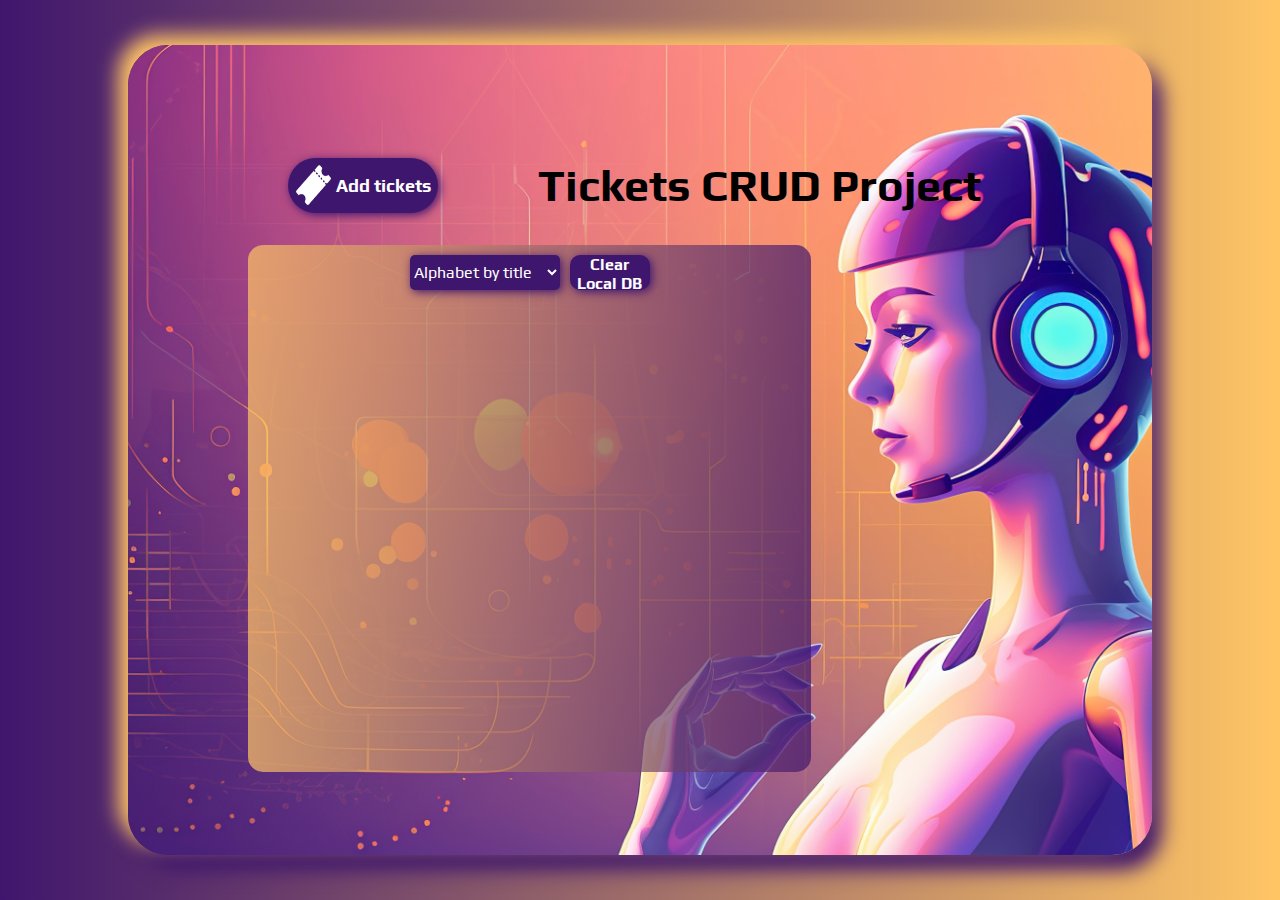
<file: To_Do_Project/index.html>
<!DOCTYPE html>
<html lang="en">

<head>
    <meta charset="UTF-8">
    <meta name="viewport" content="width=device-width, initial-scale=1.0">
    <link rel="stylesheet" href="./style/general_style.css">
    <title>ToDo Project</title>
</head>

<body>
    <section class="main__section">
        <nav class="main__section-menu">
            <ul class="menu__links">
                <li class="menu__links-action" id="addButton"><img class="menu__links-icon" src="./assets/add_icon1.png"
                        alt="">Add tickets</li>
            </ul>
            <h1 class="main__section-title">Tickets CRUD Project</h1>
        </nav>

        <section class="main__section-form" id="formContainer">
            <label for="title">Ticket title:</label>
            <input class="form__container-title" type="text" name="title" id="titleTicket">
            <label for="fname">First Name:</label>
            <input class="form__container-fname" type="text" name="fname" id="fnameTicket">
            <label for="lname">Last Name:</label>
            <input class="form__container-lname" type="text" name="lname" id="lnameTicket">
            <label for="descript">Responsability description</label>
            <textarea class="form__container-descript" name="descript" id="descriptTicket" cols="30"
                rows="10"></textarea>
            <button class="form__container-btn" type="submit" id="submitButton">Submit</button>
        </section>
        <section class="main__section-actions" id="listContainer">
            <div class="actions__container-buttons">
                <select name="sort" id="sort-btn">
                    <option value="alphabet-title">Alphabet by title</option>
                    <option value="alphabet-fname">Alphabet by first name</option>
                    <option value="alphabet-lname">Alphabet by last name</option>
                </select>
                <button class="actions__container-update" id="clearButton">Clear Local DB</button>
            </div>
        </section>
    </section>
    <div class="modal__section" id="modalForm">
        <label for="title">Ticket title:</label>
        <input class="form__container-title" type="text" name="title" id="modalTitle">
        <label for="fname">First Name:</label>
        <input class="form__container-fname" type="text" name="fname" id="modalFname">
        <label for="lname">Last Name:</label>
        <input class="form__container-lname" type="text" name="lname" id="modalLname">
        <label for="descript">Responsability description</label>
        <textarea class="form__container-descript" name="descript" id="modalDescript" cols="30" rows="10"></textarea>
        <button class="form__container-btn" id="saveButton">Save</button>
    </div>
    <script src="./scripts/general_script.js"></script>
</body>

</html>
</file>
<file: FrontendMentor_02/css_style.css>
body {
    font-family: 'Inter', Arial, Helvetica, sans-serif;
}

.attribution {
    font-size: 11px;
    text-align: center;
}

.attribution a {
    color: hsl(228, 45%, 44%);
}

.container {
    position: fixed;
    width: 100%;
    height: 100%;
    background-color: rgba(9, 11, 26, 1.000);


}

.block {
    width: 1500px;
    height: 600px;
    background: rgba(27, 25, 56, 1.000);
    position: absolute;
    margin-top: 200px;
    margin-left: 300px;
    margin-right: 300px;
}

.block_img {
    position: inherit;
    width: 700px;
    height: 600px;
    right: 0px;
    background-color: rgba(52, 0, 85);

}

.img_header {
    width: 700px;
    height: 600px;
    object-fit: cover;
    opacity: 0.42;
}

.main_heading {
    position: inherit;
    font-weight: 700;
    font-size: 52px;
    color: white;
    top: 50px;
    margin-left: 100px;
    margin-right: 850px;
}

span {
    color: rgba(170, 92, 219, 1.000);

}

.main_paragraph {
    position: inherit;
    font-size: 23px;
    font-weight: 400;
    color: hsl(0, 0%, 100%, 0.75);
    top: 230px;
    margin-left: 100px;
    margin-right: 850px;
    justify-content: justify;
}

.grid-container {
    position: inherit;
    display: grid;
    grid-template-columns: 200px 200px 200px;
    text-align: left;
    margin-left: 100px;
    bottom: 90px;
}

.grid-item1 {
    grid-column-start: 1;

}

.grid-item2 {
    grid-column-start: 2;
}

.grid-item3 {
    grid-column-start: 3;
}

.grid_paragraph {
    font-size: 25px;
    font-weight: 700;
    color: rgba(255, 255, 255, 1.000);
    margin-bottom: 0px;

}

.secondary_grid_paragraph {
    color: hsla(0, 0%, 100%, 0.75);
    font-weight: 400;
    margin-top: 8px;
}
</file>
<file: FrontendMentor_03/css_style.css>
.attribution {
    position: absolute;
    font-size: 11px;
    text-align: center;
    bottom: 5px;
    width: 100%;
    height: 30px;

}

.attribution a {
    color: hsl(228, 45%, 44%);
}

.main_container {
    position: fixed;
    width: 100%;
    height: 100%;
    background-color: #ffffff;

}

.top_container {
    display: flex;
    position: absolute;
    height: 50%;
    width: 100%;
    top: 20px;
    margin: 0px;
    left: 200px;
    
}

.left_container {
    position: inherit;
    display: inline;
    width: 50%;
    height: 100%;
    left: 100px;
}

.main_header {
    display: inline;
    position: inherit;
    font-size: 45px;
    font-weight: 700;
    color: hsl(301, 37%, 23%);
    left: 40px;
    width: 300px;
}

.main_paragraph {
    position: inherit;
    color: hsl(301, 37%, 23%);
    font-weight: 700;
    font-size: 20px;
    width: 500px;
    top: 200px;
    left: 40px;
}


.right_container {
    display: inline-flex;
    position: inherit;
    flex-direction: column;
    right: 250px;
    width: 50%;
    height: 100%;
    top: 70px;

}

.right_container>div {
    background-color: rgba(247, 242, 247, 1.000);
    margin-top: 20px;
    border-radius: 9px;
    width: 550px;
    height: 50px;
}

.right_div1{
    margin-left: 100px;

}
.right_div2{
    margin-left:150px;

}

.right_div3{
    margin-left:200px;
}

.right_container>div>p {
    position: relative;
    display: inline;
    color: hsl(301, 37%, 23%);
    font-weight: 700;
    left: 210px;
    top: 15px;


}

.star {
    position: relative;
    left: 20px;
    top: 15px;
}

.bottom_container {
    display: flex;
    position: absolute;
    width: 100%;
    height: 50%;
    left: 300px;
    top: 450px;

}

.bottom_container>div {
    background-color: hsl(301, 37%, 23%);
    flex-direction: row;
    width: 450px;
    height: 300px;
    border-radius: 10px;
    margin-left: 40px;
}

.bottom_profile2{
    margin-top:20px;
}

.bottom_profile3{
    margin-top:40px;
}

.bottom_container>div>img {
    position: inherit;
    width: 60px;
    height: 60px;
    border-radius: 50%;
    margin-top: 50px;
    margin-left: 50px;

}

.header_profile {
    display: inline;
    position: absolute;
    color: #ffffff;
    text-justify: justify;
    margin-left: 45px;
    top: 48px;
    font-size: 21px;
    font-weight: 700;

}

.subheader_profile {
    display: inline;
    position: inherit;
    bottom: 285px;
    margin-left: 45px;
    color: hsl(300, 52%, 41%);
    font-weight: 700;
    font-size: 21px;

}

.paragraph_profile {
    color: #ffffff;
    position: inherit;
    margin-bottom: 100px;
    margin-left: 50px;
    margin-right: 50px;
    font-size: 20px;
    font-weight: 400;
    text-align: left;
}
</file>
<file: FrontendMentor_04/style.css>
body {
    font-family: 'Outfit', sans-serif;
    margin: 0%;
    padding: 0%;
    /* font-family: 'Karla', sans-serif; */
}


* {
    box-sizing: border-box;
}

.main {
    width: 100%;
    height: 1040px;
    display: flex;
    flex-direction: column;
    margin-right: 0px;
    justify-content: center;
    align-items: center;
}

.top_section {
    display: flex;
    flex-direction: column;
    height: 40%;
    width: 100%;
}

.top_title {
    position: relative;
    color: rgba(42, 178, 175, 1);
    font-size: 65px;
    font-weight: 400;
    left: 80px;
    width: 1000px;
    margin-bottom: 0%;
    margin-top: 70px;
}

.top_subtitle {
    position: relative;
    width: 1000px;
    color: rgb(192, 223, 52);
    font-size: 34px;
    font-weight: 700;
    left: 80px;
    margin-bottom: 0%;

}

.top_section p {
    position: relative;
    color: rgb(152, 166, 189);
    font-size: 30px;
    margin-top: 20px;
    width: 1000px;
    left: 80px;
    line-height: 1.4;
}


.bot_section {
    display: flex;
    flex-direction: row;
    width: 100%;
    height: 60%;
    justify-content: center;
}

.left_bot {
    display: flex;
    background-color: rgba(42, 178, 175, 1);
    width: 50%;
    flex-direction: column;
}

.left_bot_title {
    position: relative;
    color: white;
    left: 100px;
    width: 500px;
    font-size: 40px;
    font-weight: 400;
    margin-bottom: 0%;
}

.left_bot p {
    position: relative;
    color: white;
    font-size: 22px;
    width: 500px;
    font-weight: 200;
    left: 100px;
    margin-top: 15px;

}

.price {
    position: relative;
    font-size: 60px;
    font-weight: 700;
}

.period {
    position: relative;
    color: rgb(122, 133, 152);
    font-size: 25px;
    font-weight: 400;
    left: 50px;
}

button {
    position: relative;
    background-color: rgb(192, 223, 52);
    width: 845px;
    height: 100px;
    left: 100px;
    margin-top: 80px;
    border-radius: 10px;
    color: white;
    font-size: 35px;
    font-weight: 700;
    border: none;
}

.right_bot {
    display: flex;
    flex-direction: column;
    background-color: rgba(42, 178, 175, 0.8);
    width: 50%;
}

.right_bot_title {
    color: white;
    position: relative;
    font-size: 40px;
    font-weight: 400;
    width: 500px;
    left: 80px;
}

.right_bot ul {
    position: relative;
    color: rgb(122, 133, 152);
    width: 500px;
    text-align: left;
    font-size: 25px;
    font-weight: 400;
    left: 40px;
    list-style-type: none;
    line-height: 1.6;
}

footer {
    display: flex;
    flex-direction: row;
    justify-content: center;
    position: absolute;
    bottom: 10px;    
}

.attribution {
    font-size: 11px;
    bottom: 0px;
}

.attribution a {
    color: hsl(228, 45%, 44%);
}
</file>
<file: FrontendMentor_05/style.css>
* {
  box-sizing: border-box;
}

body {
  display: grid;
  background-color: rgb(250, 250, 250);

}

header {
  display: flex;
  align-items: center;
  justify-content: center;
  width: 100%;
  flex-direction: column;
}

.header_one {
  color: rgb(163, 165, 174);
  font-size: 40px;
  font-weight: 400;
  margin: 0%;
  margin-top: 50px;
}

.header_two {
  font-size: 40px;
  font-weight: 700;
  margin: 0%;
}

.subtitle {
  color: rgb(163, 165, 174);
  font-size: 20px;
  font-weight: 400;
  width: 800px;
  text-align: center;
  margin-top: 15px;
  margin-bottom: 30px;
}

section {
  display: flex;
  flex-direction: row;
  align-items: center;
  justify-content: center;
  width: 100%;

}
@media(max-width: 400px){
  section{
    flex-direction:column;
  }
}

section h3 {
  font-size: 25px;
  font-weight: 700;
  color: rgb(76, 78, 97);
  width: 50%;
  
}

section p{
  font-size: 20px;
  font-weight: 400;
  color:rgb(163, 165, 174);
  width:85%
}

section svg{
  position: relative;
  left:300px;
  bottom: 10px;
}

.left_div {
  border-top: solid 7px cyan;
}

.right_div {
  border-top: solid 7px blue;
}

.left_div,
.right_div {
  background-color: white;
  width: 450px;
  height: 250px;
  border-radius: 8px;
  box-shadow: 5px 6px 30px 3px rgba(0, 0, 0, 0.1);
  padding-left: 40px;

}

.center_div {
  display: flex;
  flex-direction: column;
}

.up_div {
  border-top: solid 7px red;
}

.down_div {
  border-top: solid 7px orange;
}

.up_div,
.down_div {
  background-color: white;
  width: 450px;
  height: 250px;
  margin: 20px;
  border-radius: 8px;
  box-shadow: 5px 6px 30px 3px rgba(0, 0, 0, 0.1);
  padding-left: 40px;

}

footer {
  position: relative;
  top: 80px;
  text-align: center;
}

.footer_para {
  font-size: 11px;
  /* text-align: center; */

}

.footer_para a {
  color: hsl(228, 45%, 44%);
}
</file>
<file: FrontendMentor_06/style.css>
:root {
    --dark_graish: hsl(210, 10%, 33%);
    --graish_blue: hsl(201, 11%, 66%);
    --strong_cyan: hsl(171, 66%, 44%);
    --light_blue: hsl(233, 100%, 69%);
}


* {
    box-sizing: border-box;
}
    

html {
    font-size: 16px;
}

body {
    max-width: 1440px;
    margin: 0 auto;
    background-image: url("./images/bg-header-desktop.png");
    background-position: top;
    background-repeat: no-repeat;
    font-family: 'Bai Jamjuree', sans-serif;
}

@media(max-width: 500px) {
    .middle_section{
        display: flex;
        flex-direction: column;
    }
}

header {
    display: flex;
    margin: 100px auto;
    flex-direction: column;
    text-align: center;
    align-items: center;
}

main {
    display: flex;
    flex-direction: column;
    align-items: center;
    justify-content: center;

}

footer {
    display: flex;
    flex-direction: column;
    justify-content: center;
    align-items: center;
    background-color: rgba(232, 231, 231, 0.5);
    margin-top: 50px;
}

p {
    color: var(--graish_blue);
    font-size: 1.4rem;
    margin: 0px 5px 60px 0px;
}

h1 {
    color: var(--dark_graish);
    font-size: 3.2rem;
    font-weight: 700;
    margin: 0 20px 10px 0;
}

h2 {
    font-size: 2.6rem;
    color: var(--dark_graish);
    text-align: center;
}

h3 {
    color: var(--dark_graish);
    font-size: 1.4rem;
}


header img {
    width: 10%;
    height: 10%;
    margin: 0 auto 40px auto;
}

header p {
    width: 65%;
}

main p:nth-child(2) {
    width: 62%;
    text-align: center;
}

.div_button {
    display: flex;
    flex-direction: row;
    width: 46%;
    height: 50%;
    justify-content: space-between;
    margin: 0 auto;
}

.div_button button {
    width: 20rem;
    height: 4rem;
    border-radius: 35px;
    font-size: 1.3rem;
    color: white;
    margin: 0px 5px 0px 5px;
    border: none;
}

.div_button button:nth-child(1) {
    background-color: var(--strong_cyan);
}

.div_button button:nth-child(2) {
    background-color: var(--light_blue);

}

.middle_section {
    display: flex;
    flex-direction: row;
    width: 60vw;
    height: 65vh;
}

.middle_left_div {
    background-image: url("./images/image-computer.png");
    flex: 55%;
    background-size: 85%;
    background-repeat: no-repeat;
}

.middle_right_div {
    flex: 45%;
    display: flex;
    flex-direction: column;
    padding-left: 20px;
   
}

.middle_right_div div p {
    width: 90%;
    height: 90%;
    text-align: left;
}

.bottom_img {
    width: 50vw;
    height: 55vh;
    background-image: url("./images/image-devices.png");
    background-position: center;
    background-repeat: no-repeat;
    background-size: 80%;

}

.bottom_div {
    display: flex;
    flex-direction: column;
    align-items: center;
}

.bottom_div p {
    width: 60%;
    text-align: center;
}

.bot_sub_div {
    display: flex;
    flex-direction: row;
    justify-content: center;
    margin-bottom: 100px;
}

.bot_sub_div div {
    display: flex;
    flex-direction: column;
    align-items: center;
    flex: 33%;
}


.bot_logo_div {
    display: flex;
    flex-direction: row;
    gap: 8.5rem;
    margin-bottom: 100px;

}

.bot_logo_div img {
    width: 8rem;
    height: 5rem;
}

.footer_logo {
    width: 10vw;
    height: 10vh;
    flex: 10%;
    background-image: url("./images/logo.svg");
    background-size: contain;
    background-position: center;
    background-repeat: no-repeat;
    margin-left: 50px;

}

.footer_div {
    width: 100%;
    color: var(--graish_blue);
    display: flex;
    flex-direction: row;
    justify-content: space-between;
    margin: 50px 100px 0 150px;
}

.footer_div table {
    flex: 55%;
    font-size: 1.6rem;
    text-align: center;
}

.footer_div td {
    padding: 0px 80px 20px;
    text-align: center;
}

.footer_div div:nth-child(3) {
    flex: 20%;
    text-align: right;
    padding: 0 100px;

}

.attribution {
    font-size: 1.2rem;
    text-align: center;
    margin: 50px 0px 5px 0px;
}

.attribution a {
    color: hsl(228, 45%, 44%);
}
</file>
<file: FrontendMentor_08/style/main_style.css>
* {
  box-sizing: border-box;
}

body {
  display: grid;
  font-family: "League Spartan", sans-serif;
  width: 1440px;
  margin: 0 auto;
  background-color: rgba(0, 0, 0, 0.8);
  box-shadow: 0px -20px 40px hsl(222, 26%, 31%);
}

nav {
  color: white;
  display: flex;
  flex-direction: row;
  justify-content: space-between;
  align-items: center;
  margin: 50px 0 30px 0px;
  width: 30%;
  height: 60px;
}
nav div {
  display: flex;
  flex-direction: row;
  align-items: end;
}
nav h1 {
  margin-bottom: 0;
}
nav h2 {
  font-size: 12px;
  margin: 0 20px;
}

footer {
  margin-top: 20px;
}

.main_container {
  height: 100vh;
  display: flex;
  background-color: hsl(222, 26%, 31%);
  flex-direction: column;
  justify-content: center;
  align-items: center;
  width: 100%;
}

.nav_theme_switch {
  display: grid;
  grid-template-columns: 1fr 1fr 1fr;
  grid-template-rows: 1fr 1fr;
  row-gap: 5px;
  place-items: center;
}

.nav_states {
  padding: 5px 0;
  position: relative;
  grid-column: 1/4;
  display: flex;
  background-color: #252d44;
  border-radius: 10px;
  justify-content: space-between;
}
.nav_states input {
  margin: 0 5px;
  opacity: 0;
  cursor: pointer;
}

.bullet {
  position: absolute;
  width: 13px;
  height: 13px;
  border-radius: 100%;
  background-color: #d13f30;
}

.in_theme1:checked ~ .bullet {
  left: 5px;
  transition: left 0.5s;
}

.in_theme2:checked ~ .bullet {
  position: absolute;
  left: 50%;
  display: inline;
  transform: translateX(-50%);
  transition: left 0.5s;
}

.in_theme3:checked ~ .bullet {
  position: absolute;
  display: inline;
  left: 80%;
  transform: translate(-25%);
  transition: left 0.5s;
}

.main_calc_container {
  display: flex;
  flex-direction: column;
  width: 30%;
  height: 50vh;
}

.main_display {
  display: flex;
  height: 60px;
  background-color: hsl(224, 36%, 15%);
  border-radius: 10px;
  justify-content: right;
  align-items: center;
  padding-right: 15px;
  color: white;
}
.main_display h1 {
  font-size: 1.5rem;
}

.main_keyboard {
  display: grid;
  height: 100%;
  grid-template-columns: 1fr 1fr 1fr 1fr;
  grid-template-rows: 1fr 1fr 1fr 1fr 1fr;
  gap: 18px;
  border-radius: 10px;
  background-color: #252d44;
  padding: 20px;
  margin-top: 15px;
}

.key_btn {
  border: none;
  background-color: #eae3db;
  box-shadow: 0 3px hsl(28, 16%, 65%);
  color: none;
  border-radius: 10px;
  font-size: 32px;
  font-weight: 700;
  font-family: "League Spartan", sans-serif;
  text-transform: uppercase;
}

.key_btn:hover {
  background-color: #ffffff;
  box-shadow: 0 3px none;
  color: none;
}

.format_btn_del {
  background-color: #647299;
  box-shadow: 0 3px hsl(224, 28%, 35%);
  color: white;
}

.format_btn_del:hover {
  background-color: #a2b3e1;
  box-shadow: 0 3px none;
  color: none;
}

.format_btn_reset {
  grid-column: 1/3;
  background-color: #647299;
  box-shadow: 0 3px hsl(224, 28%, 35%);
  color: white;
}

.format_btn_reset:hover {
  background-color: #ffffff;
  box-shadow: 0 3px none;
  color: none;
}

.format_btn_equal {
  grid-column: 3/5;
  background-color: #d13f30;
  box-shadow: 0 3px #882821;
  color: white;
}

.format_btn_equal:hover {
  background-color: #f96c5b;
  box-shadow: 0 3px none;
  color: none;
}

.attribution {
  font-size: 11px;
  text-align: center;
  color: white;
}

.attribution a {
  color: rgb(145, 137, 218);
}/*# sourceMappingURL=main_style.css.map */
</file>
<file: To_Do_Project/style/general_style.css>
@import url("https://fonts.googleapis.com/css2?family=Play:wght@400;700&display=swap");
* {
  box-sizing: border-box;
  margin: 0;
  padding: 0;
}

body {
  font-family: "Play", sans-serif;
  display: flex;
  justify-content: center;
  align-items: center;
  width: 100vw;
  height: 100vh;
  background-image: linear-gradient(to right, #3f166d, #ffc565);
}

.main__section {
  display: flex;
  flex-direction: column;
  align-items: left;
  width: 80%;
  height: 90%;
  background-image: url("../assets/background_image.jpg");
  background-position: center;
  background-size: cover;
  background-repeat: no-repeat;
  box-shadow: -10px -10px 20px #ffc565, 10px 15px 20px #3f166d;
  border-radius: 40px;
}
.main__section-menu {
  display: flex;
  align-items: center;
  margin: 80px 0 0 160px;
  width: 100%;
  height: 120px;
}
.main__section-title {
  font-size: 45px;
  font-weight: 700;
  margin: 0 0 0 100px;
}
.main__section-form {
  display: none;
  margin: 0 0 0 120px;
  background-image: linear-gradient(to right, rgba(255, 197, 101, 0.7), rgba(63, 22, 109, 0.7));
  grid-template-columns: 0.5fr 1fr;
  grid-template-rows: 0.5fr 0.5fr 0.5fr 2fr 1fr;
  width: 40%;
  height: 450px;
  padding: 20px;
  align-items: center;
  gap: 8px;
  text-align: right;
  border-radius: 15px;
}
.main__section-actions {
  display: flex;
  flex-direction: column;
  align-items: center;
  width: 55%;
  height: 65%;
  margin: 0 0 0 120px;
  background-image: linear-gradient(to right, rgba(255, 197, 101, 0.7), rgba(63, 22, 109, 0.7));
  border-radius: 15px;
  overflow-y: scroll;
}
.main__section-actions::-webkit-scrollbar {
  width: 15px;
}
.main__section-actions::-webkit-scrollbar-track {
  box-shadow: inset 2px 2px 5px #cf8376;
  border-radius: 5px;
  background-color: #6f2778;
}
.main__section-actions::-webkit-scrollbar-thumb {
  background: #cf8376;
  border-radius: 5px;
  border: solid 1px #6f2778;
}
.main__section-actions::-webkit-scrollbar-thumb:hover {
  background: #ffc565;
}
.main__section label {
  font-size: 20px;
  font-weight: 700;
}
.main__section input {
  padding-left: 5px;
  height: 30px;
  border: none;
  border-radius: 5px;
  font-family: "Play", sans-serif;
}

.menu__links {
  display: flex;
  gap: 50px;
  list-style-type: none;
  justify-content: start;
  align-items: center;
}
.menu__links-action {
  display: flex;
  align-items: center;
  justify-content: center;
  background-color: #3f166d;
  width: 150px;
  height: 55px;
  border-radius: 30px;
  gap: 5px;
  box-shadow: 2px 2px 10px #3f166d;
  color: white;
  cursor: pointer;
  font-size: 18px;
  font-weight: 700;
}
.menu__links-action:hover {
  background-color: #592297;
}
.menu__links-action:active {
  transform: scaleX(0.95);
}
.menu__links-icon {
  width: 35px;
  height: 40px;
}

.form__container-btn {
  font-family: "Play", sans-serif;
  font-size: 18px;
  font-weight: 700;
  grid-column: -2;
  width: 250px;
  height: 50px;
  color: white;
  background-color: #3f166d;
  border-radius: 10px;
  border: none;
  box-shadow: 2px 2px 10px #3f166d;
}
.form__container-btn:active {
  transform: scaleX(0.8);
  transition: transform 0.2s;
}
.form__container-descript {
  border-radius: 5px;
  font-family: "Play", sans-serif;
  padding: 10px;
}

.actions__container-buttons {
  display: flex;
  justify-content: center;
  align-items: center;
  width: 100%;
  padding: 10px;
}
.actions__container-buttons select {
  background-color: #3f166d;
  border: none;
  width: 150px;
  height: 35px;
  color: white;
  font-size: 16px;
  font-family: "Play", sans-serif;
  border-radius: 5px;
  box-shadow: 2px 2px 10px #3f166d;
}
.actions__container-item {
  display: grid;
  grid-template-columns: 0.5fr 0.5fr 0.5fr 1fr 0.25fr 0.25fr;
  align-items: center;
  text-align: center;
  border: solid 3px rgba(63, 22, 109, 0.7);
  width: 95%;
  gap: 10px;
  padding: 10px;
  font-size: 22px;
  font-weight: 400;
}
.actions__container-update {
  font-family: "Play", sans-serif;
  font-size: 16px;
  font-weight: 700;
  width: 80px;
  height: 35px;
  color: white;
  background-color: #3f166d;
  border-radius: 10px;
  border: none;
  box-shadow: 2px 2px 10px #3f166d;
  margin-left: 10px;
}
.actions__container-update:active {
  transform: scaleX(0.95);
  transition: transform 0.2s;
}
.actions__container-update:hover {
  background-color: #592297;
}

.container__item-title {
  font-size: 22px;
  word-wrap: break-word;
}
.container__item-fname {
  font-size: 18px;
  word-wrap: break-word;
}
.container__item-lname {
  font-size: 18px;
  word-wrap: break-word;
}
.container__item-descript {
  font-size: 18px;
  font-weight: 700;
  word-wrap: break-word;
  text-align: left;
}
.container__item-delete {
  font-family: "Play", sans-serif;
  font-size: 16px;
  font-weight: 700;
  width: 80px;
  height: 35px;
  color: white;
  background-color: #3f166d;
  border-radius: 10px;
  border: none;
  box-shadow: 2px 2px 10px #3f166d;
}
.container__item-delete:active {
  transform: scaleX(0.95);
  transition: transform 0.2s;
}
.container__item-delete:hover {
  background-color: #592297;
}
.container__item-edit {
  font-family: "Play", sans-serif;
  font-size: 16px;
  font-weight: 700;
  width: 80px;
  height: 35px;
  color: white;
  background-color: #3f166d;
  border-radius: 10px;
  border: none;
  box-shadow: 2px 2px 10px #3f166d;
  width: 60px;
}
.container__item-edit:active {
  transform: scaleX(0.95);
  transition: transform 0.2s;
}
.container__item-edit:hover {
  background-color: #592297;
}

.modal__section {
  display: none;
  justify-content: center;
  align-items: center;
  position: fixed;
  top: 250px;
  gap: 15px;
  width: 75%;
  height: 220px;
  padding: 10px;
  border-radius: 15px;
  background-image: linear-gradient(to right, rgba(255, 197, 101, 0.7), rgba(63, 22, 109, 0.7));
}
.modal__section label {
  font-size: 20px;
  font-weight: 700;
  width: 150px;
}
.modal__section input {
  padding-left: 5px;
  height: 30px;
  border: none;
  border-radius: 5px;
  font-family: "Play", sans-serif;
}

.grid_state {
  display: grid;
}

.flex_state {
  display: flex;
}

.inactive_state {
  display: none;
}

::-webkit-scrollbar-track {
  box-shadow: inset 0 0 5px #cf8376;
  border-radius: 5px;
}

::-webkit-scrollbar-thumb {
  background: red;
  border-radius: 10px;
}

::-webkit-scrollbar-thumb:hover {
  background: #b30000;
}/*# sourceMappingURL=general_style.css.map */
</file>
